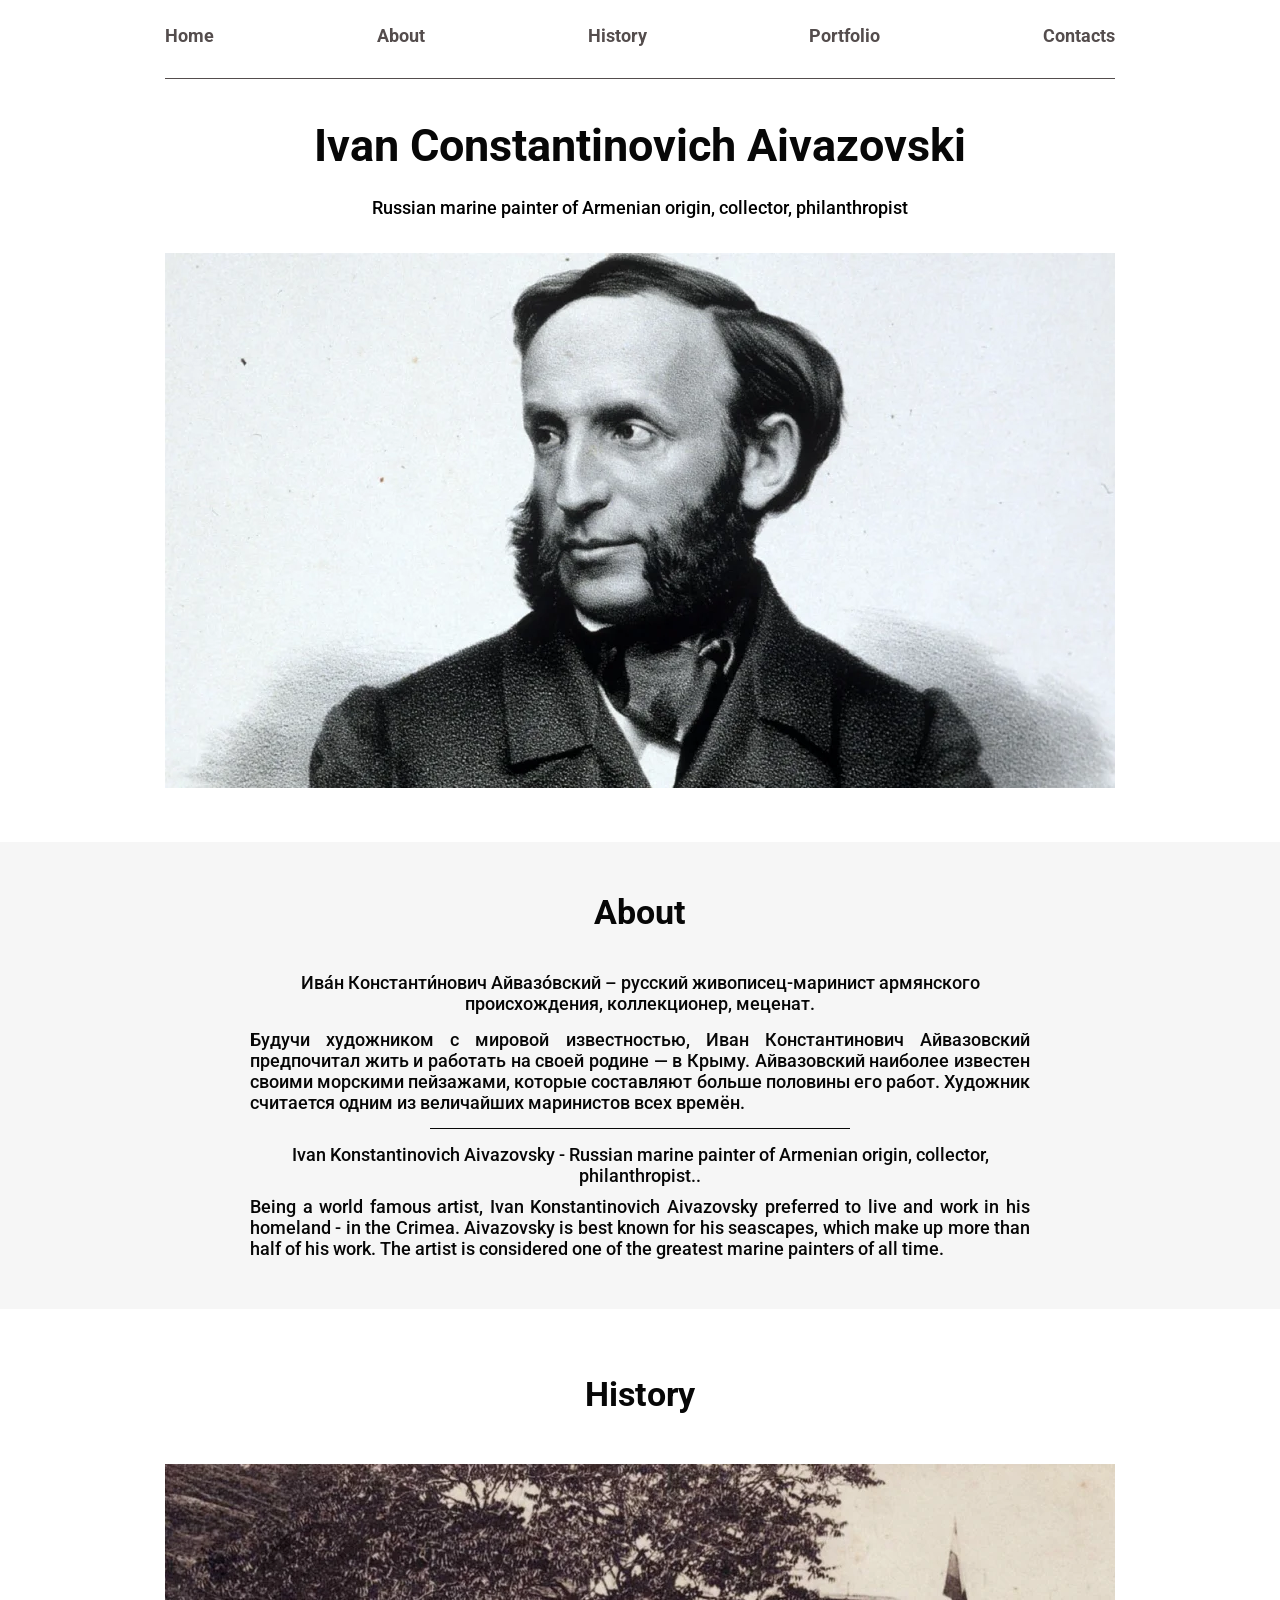
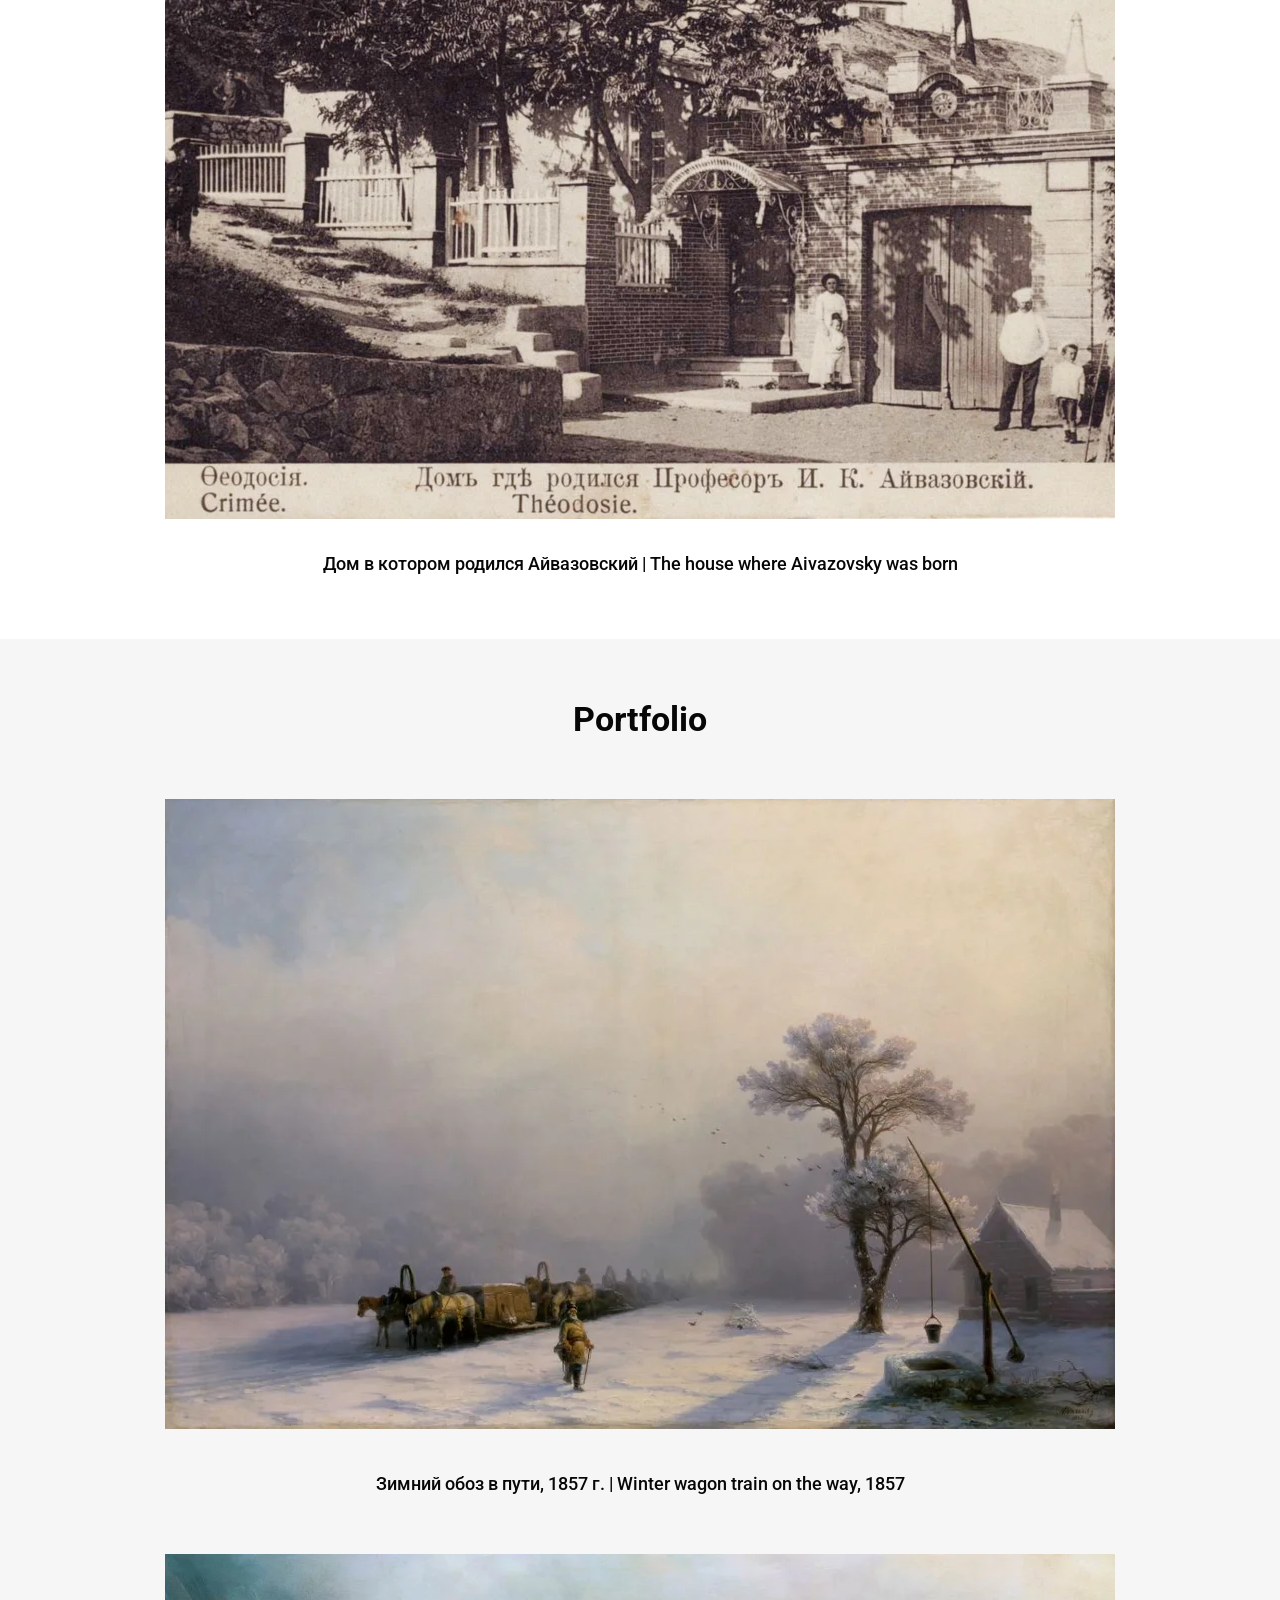
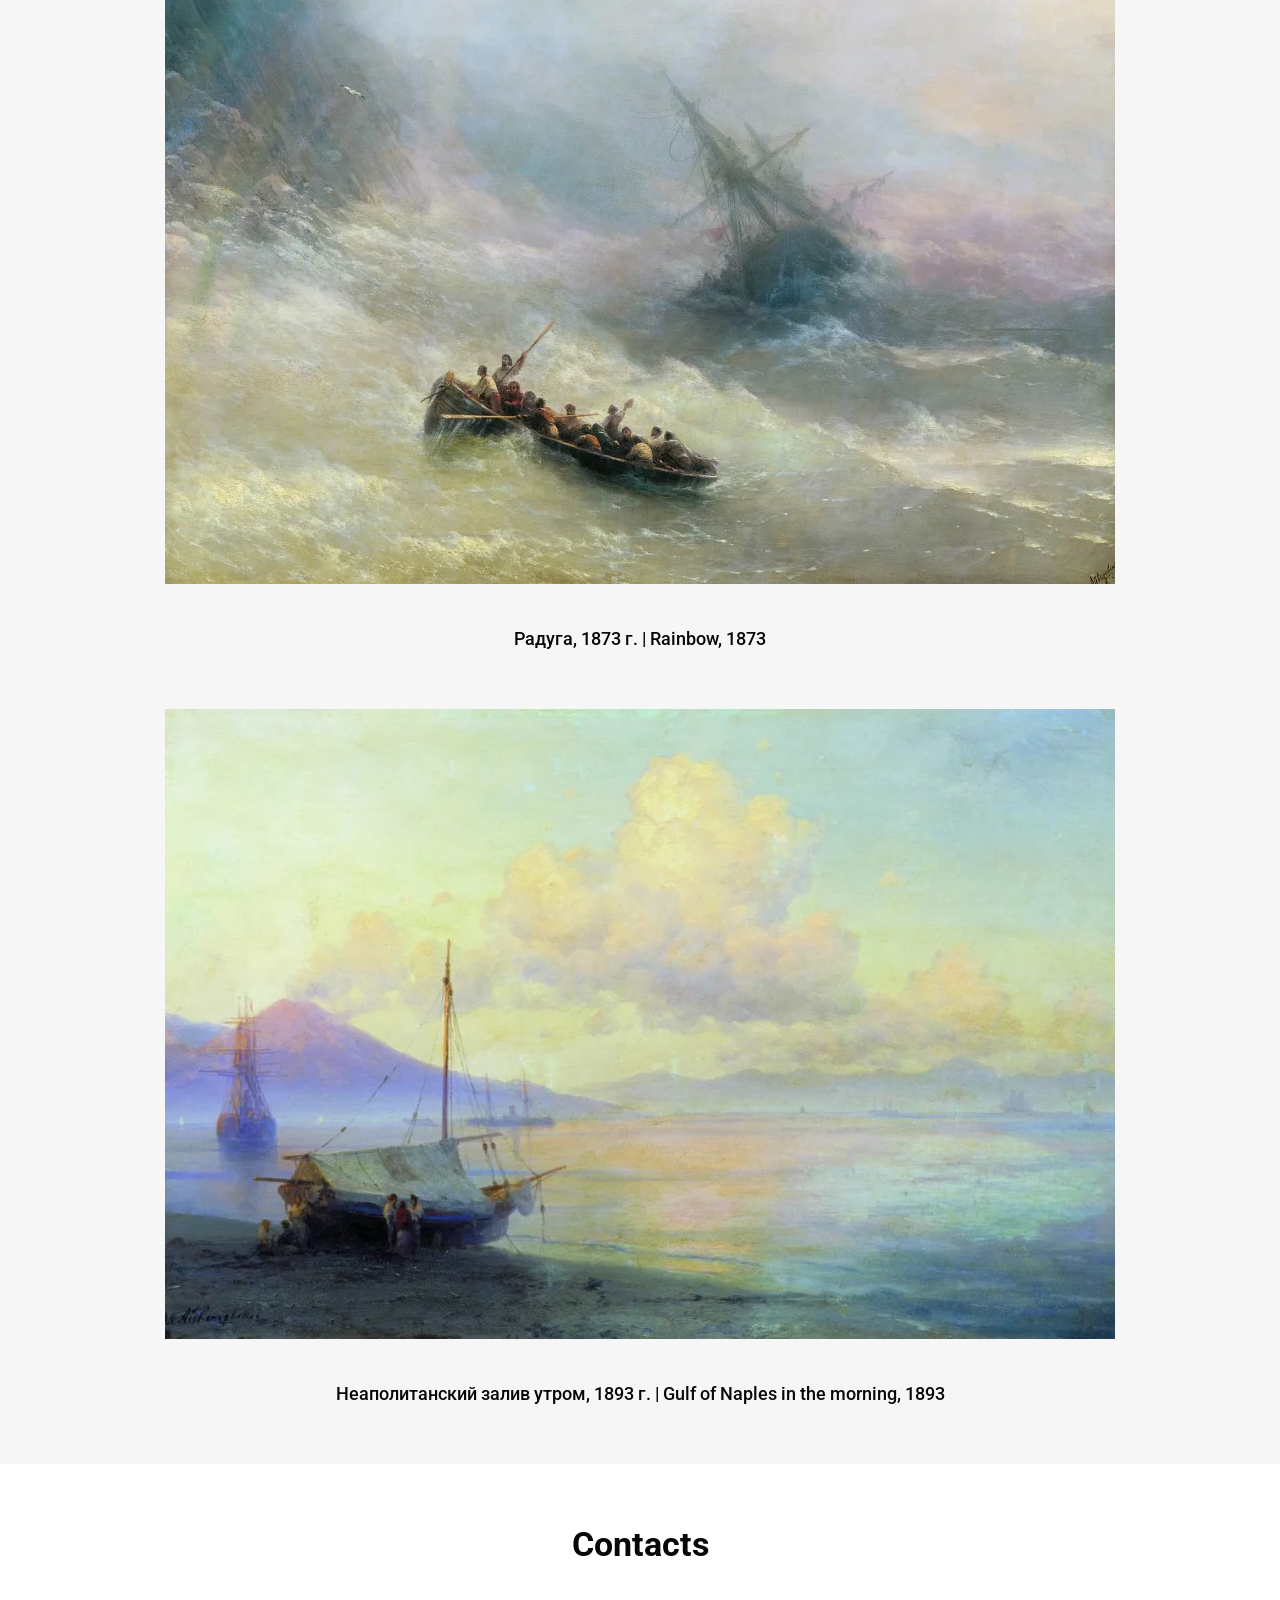
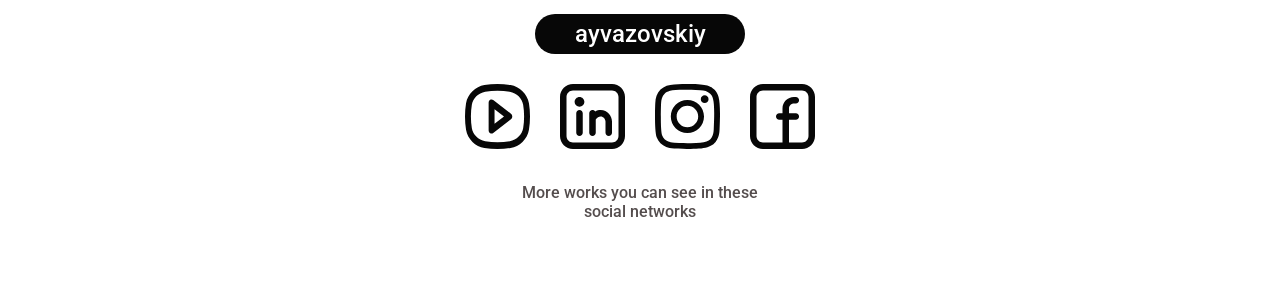
<file: index.html>
<!DOCTYPE html>
<html lang="en">

<head>
    <meta charset="UTF-8">
    <meta name="viewport" content="width=device-width, initial-scale=1.0">
    <link rel="preconnect" href="https://fonts.googleapis.com">
    <link rel="preconnect" href="https://fonts.gstatic.com" crossorigin>
    <link href="https://fonts.googleapis.com/css2?family=Roboto:ital,wght@0,100..900;1,100..900&display=swap"
        rel="stylesheet">
    <link rel="shortcut icon" href="assets/favicon.png" type="image/x-icon">
    <title>Aivazovski</title>
    <link rel="stylesheet" href="css/index.css">
</head>

<body>
    <header class="header" aria-label="header">
        <div class="container">
            <nav class="nav" aria-label="header navigation">
                <ul class="nav-list" aria-label="header navigation list">
                    <li>
                        <a href="#home" class="nav-link" aria-label="link to home">Home</a>
                    </li>
                    <li>
                        <a href="#about" class="nav-link" aria-label="link to about">About</a>
                    </li>
                    <li>
                        <a href="#history" class="nav-link" aria-label="link to history">History</a>
                    </li>
                    <li>
                        <a href="#portfolio" class="nav-link" aria-label="link to portfolio">Portfolio</a>
                    </li>
                    <li>
                        <a href="#contacts" class="nav-link" aria-label="link to contacts">Contacts</a>
                    </li>
                </ul>
            </nav>
        </div>
    </header>

    <div class="mobile-navigation" aria-label="mobile-navigation">
        <label for="toggler-id" aria-label="open close mobile-navigation menu">
            <svg class="mobile-navigation-burger" aria-label="burger open icon">
                <use href="assets/sprites.svg#open"></use>
            </svg>
        </label>
        <input class="mobile-navigation-togler" type="checkbox" id="toggler-id">


        <nav class="mobile-navigation-menu" aria-label="mobile navigation">
            <ul class="mobile-navigation-list" aria-label="mobule navigation list">
                <li>
                    <a href="#home" class="mobile-navigation-link" aria-label="link to home">Home</a>
                </li>
                <li>
                    <a href="#about" class="mobile-navigation-link" aria-label="link to about">About</a>
                </li>
                <li>
                    <a href="#history" class="mobile-navigation-link" aria-label="link to history">History</a>
                </li>
                <li>
                    <a href="#portfolio" class="mobile-navigation-link" aria-label="link to portfolio">Portfolio</a>
                </li>
                <li>
                    <a href="#contacts" class="mobile-navigation-link" aria-label="link to contacts">Contacts</a>
                </li>
            </ul>

            <label for="toggler-id" class="mobile-navigation-cross" aria-label="open close mobile-navigation menu">
                <svg class="mobile-navigation-close" aria-label="burger close icon">
                    <use href="assets/sprites.svg#close"></use>
                </svg>
            </label>
        </nav>
    </div>

    <main aria-label="main">
        <section class="home" aria-label="home section" id="home">
            <div class="container">
                <h1 class="home-title" aria-label="home title">Ivan Constantinovich Aivazovski</h1>
                <p class="home-description" aria-label="home description">Russian marine painter of Armenian origin,
                    collector, philanthropist</p>
                <img class="home-image" src="assets/webp/home.webp" alt="Ivan Constantinovich Aivazovski">
            </div>
        </section>
        <section class="about" aria-label="about section" id="about">
            <div class="container">
                <h2 class="about-title" aria-label="about title">About</h2>
                <h3 class="about__subtitle-ru" aria-label="about subtitle ru">Ива́н Константи́нович Айвазо́вский –
                    русский живописец-маринист армянского происхождения, коллекционер, меценат.</h3>
                <p class="about__text-ru" aria-label="about text russian">Будучи художником с мировой известностью, Иван
                    Константинович Айвазовский предпочитал жить и работать на своей родине — в Крыму. Айвазовский
                    наиболее известен своими морскими пейзажами, которые составляют больше половины его работ. Художник
                    считается одним из величайших маринистов всех времён.</p>
                <hr class="divider" aria-label="divider">
                <h3 class="about__subtitle-en" aria-label="about subtitle english">Ivan Konstantinovich Aivazovsky -
                    Russian marine painter of Armenian origin, collector, philanthropist..</h3>
                <p class="about__text-en" aria-label="about text english">Being a world famous artist, Ivan
                    Konstantinovich Aivazovsky preferred to live and work in his homeland - in the Crimea. Aivazovsky is
                    best known for his seascapes, which make up more than half of his work. The artist is considered one
                    of the greatest marine painters of all time.</p>
            </div>
        </section>
        <section class="history" aria-label="history section" id="history">
            <div class="container">
                <h2 class="history-title" aria-label="history title">History</h2>
                <img src="assets/webp/history.webp"
                    alt="Дом в котором родился Айвазовский | The house where Aivazovsky was born " class="history-img">
                <p class="history__descr" aria-label="history description">Дом в котором родился Айвазовский | The house
                    where Aivazovsky was born </p>
            </div>
        </section>
        <section class="portfolio" aria-label="portfolio section" id="portfolio">
            <div class="container">
                <h2 class="portfolio-title" aria-label="portfolio title">Portfolio</h2>
                <img src="assets/webp/1.webp" alt="Зимний обоз в пути, 1857 г. | Winter wagon train on the way, 1857"
                    class="portfolio-picture">
                <p class="portfolio-descr" aria-label="picture 1 description">Зимний обоз в пути, 1857 г. | Winter
                    wagon train on the way, 1857</p>

                <img src="assets/webp/2.webp" alt="Радуга, 1873 г. | Rainbow, 1873" class="portfolio-picture">
                <p class="portfolio-descr" aria-label="picture 1 description">Радуга, 1873 г. | Rainbow, 1873</p>

                <img src="assets/webp/3.webp"
                    alt="Неаполитанский залив утром, 1893 г. | Gulf of Naples in the morning, 1893"
                    class="portfolio-picture">
                <p class="portfolio-descr" aria-label="picture 1 description">Неаполитанский залив утром, 1893 г. |
                    Gulf of Naples in the morning, 1893</p>
            </div>
        </section>
    </main>
    <footer class="contacts" aria-label="contacts section" id="contacts">
        <div class="container">
            <h2 class="contacts-title">Contacts</h2>
                <a href="#" class="button-link">ayvazovskiy</a>
            <address class="sociales" aria-label="social icon">
                <a href="#" target="_blank" aria-label="link to youtube">
                    <svg class="social-icon" aria-label="youtube icon">
                        <use href="assets/sprites.svg#youtube"></use>
                    </svg>
                </a>
                <a href="#" target="_blank" aria-label="link to linkedin">
                    <svg class="social-icon" aria-label="linkedin icon">
                        <use href="assets/sprites.svg#linkedin"></use>
                    </svg>
                </a>
                <a href="#" target="_blank" aria-label="link to instagram">
                    <svg class="social-icon" aria-label="instagram icon">
                        <use href="assets/sprites.svg#instagram"></use>
                    </svg>
                </a>
                <a href="#" target="_blank" aria-label="link to facebook">
                    <svg class="social-icon" aria-label="facebook icon">
                        <use href="assets/sprites.svg#facebook"></use>
                    </svg>
                </a>
            </address>
            <p class="contacts-info" aria-label="contacts info">
                More works you can see in these social networks
            </p>
        </div>
    </footer>
</body>

</html>
</file>
<file: css/index.css>
@import url("variable.css");
@import url("basic.css");
@import url("header.css");
@import url("home.css");
@import url("about.css");
@import url("history.css");
@import url("portfolio.css");
@import url("contacts.css");
@import url("mobile_nav.css");
</file>
